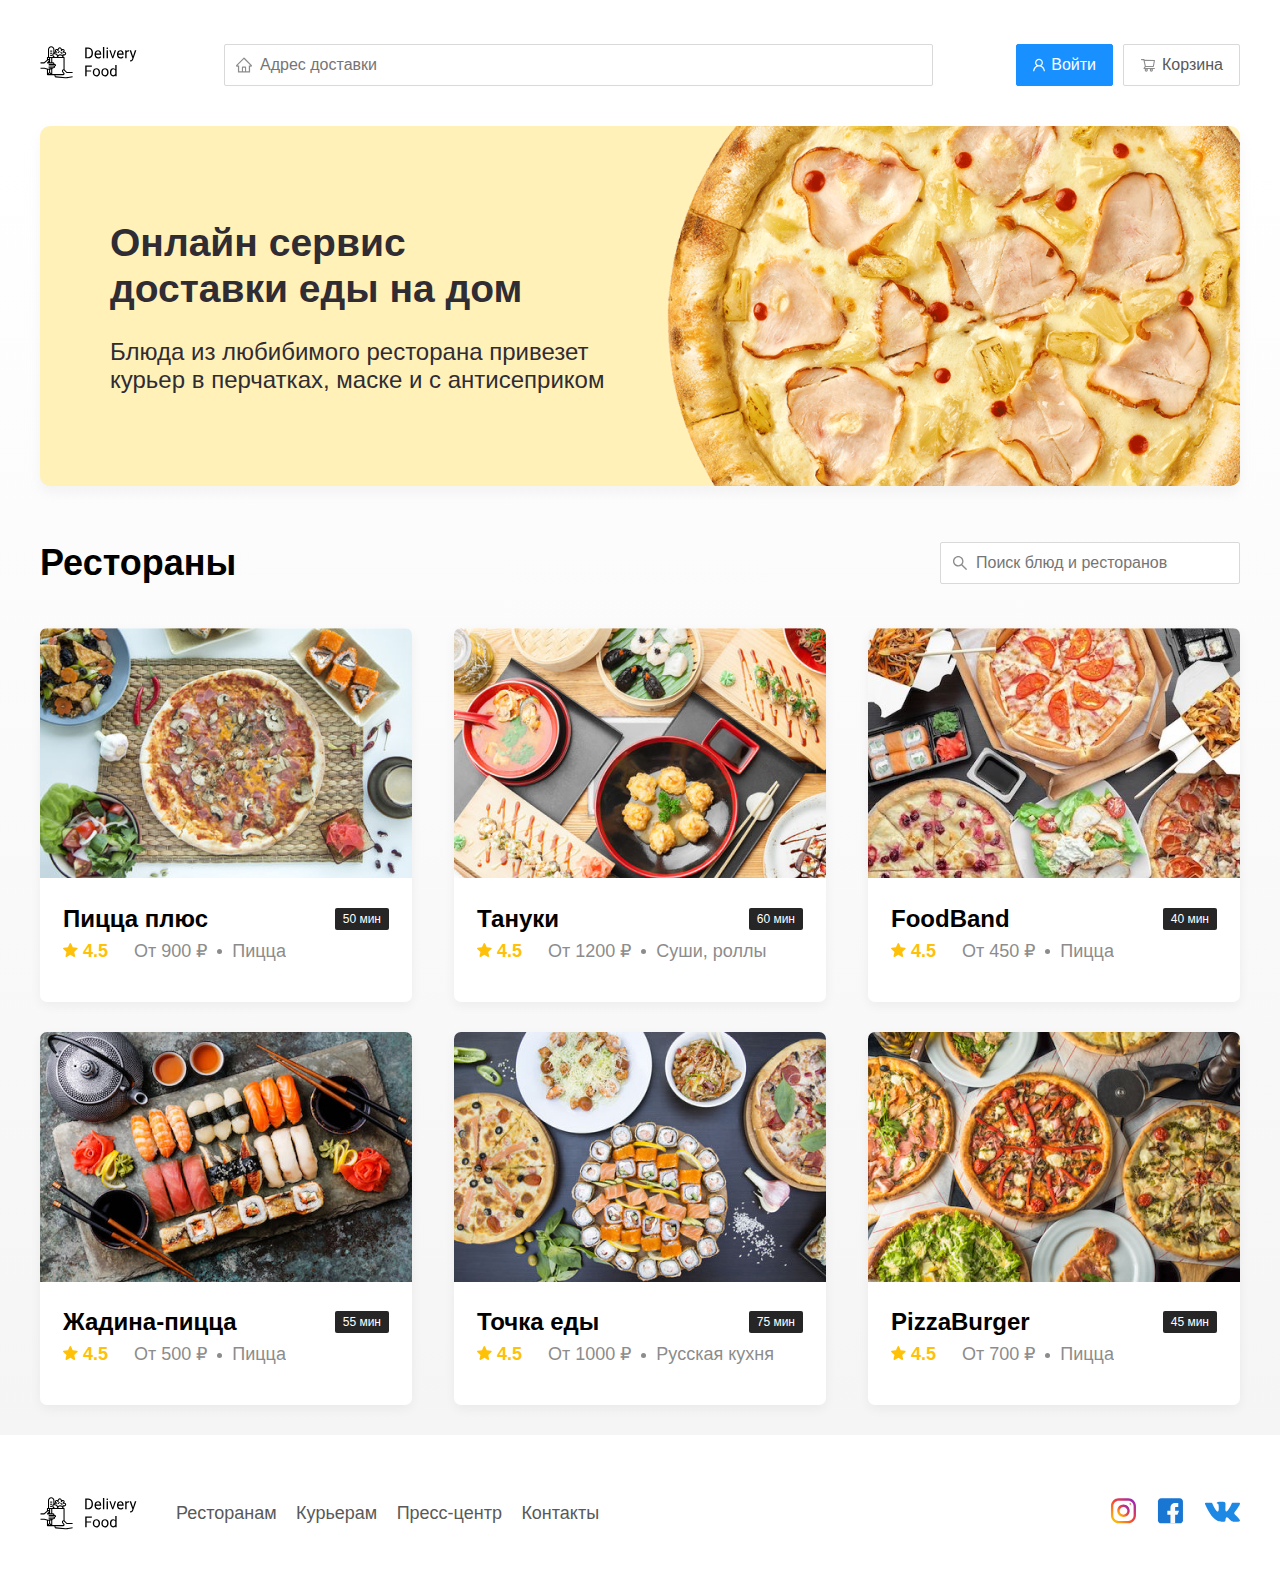
<file: index.html>
<!DOCTYPE html>
<html lang="ru">
<head>
    <meta charset="UTF-8">
    <meta name="viewport" content="width=device-width, initial-scale=1.0">
    <link rel="stylesheet" href="css/normalize.css">
    <link rel="stylesheet" href="css/style.css">
    <title>Delivery food - доставка еды на дом</title>
</head>
<body>

    <div class="container">
        <header class="header">
            <a href="index.html" class="logo"><img src="img/logo.svg" alt="Logo"></a>
            <input type="text" class="input input-address" placeholder="Адрес доставки">
            <div class="buttons">
                <button class="button button-primary">
                    <img src="img/user.svg" class="button-icon" alt="user">
                    <span class="button-text">Войти</span>
                </button>
                <button class="button">
                    <img src="img/shopping-cart.svg" class="button-icon" alt="shopping cart">
                    <span class="button-text">Корзина</span> 
                </button>
            </div>
        </header>

    </div>

    <main class="main">

        <div class="container">
            <section class="promo">

                <h1 class="promo-title">Онлайн сервис <br>доставки еды на дом</h1>
                <p class="promo-text">Блюда из любибимого ресторана привезет <br>курьер в перчатках, маске и с антисеприком</p>
    
            </section>
    
            <siction class="restaurants">
    
                <div class="section-heading">
                    <h2 class="section-title">Рестораны</h2>
                    <input type="text" class="input input-search" placeholder="Поиск блюд и ресторанов">
                </div>
                <div class="cards">
    
                    <a href="restaurant.html" class="card">
                        <img src="img/image.jpg" alt="image" class="card-image">
                        <div class="card-text">
                            <div class="card-heading">
                                <h3 class="card-title">Пицца плюс</h3>
                                <span class="card-tag tag">50 мин</span>
                            </div>
                            <div class="card-info">
                                <div class="rating">
                                    <img src="img/rating.svg" alt="star" class="rating-star">
                                    4.5</div>
                                <div class="price">От 900 ₽</div>
                                <div class="category">Пицца</div>
                            </div>
                        </div>
                    </a>
    
                    <a href="restaurant.html" class="card">
                        <img src="img/image2.jpg" alt="image" class="card-image">
                        <div class="card-text">
                            <div class="card-heading">
                                <h3 class="card-title">Тануки</h3>
                                <span class="card-tag tag">60 мин</span>
                            </div>
                            <div class="card-info">
                                <div class="rating">
                                    <img src="img/rating.svg" alt="star" class="rating-star">
                                    4.5</div>
                                <div class="price">От 1200 ₽</div>
                                <div class="category">Суши, роллы</div>
                            </div>
                        </div>
                    </a>
    
                    <a href="restaurant.html" class="card">
                        <img src="img/image3.jpg" alt="image" class="card-image">
                        <div class="card-text">
                            <div class="card-heading">
                                <h3 class="card-title">FoodBand</h3>
                                <span class="card-tag tag">40 мин</span>
                            </div>
                            <div class="card-info">
                                <div class="rating">
                                    <img src="img/rating.svg" alt="star" class="rating-star">
                                    4.5</div>
                                <div class="price">От 450 ₽</div>
                                <div class="category">Пицца</div>
                            </div>
                        </div>
                    </a>
    
                    <a href="restaurant.html" class="card">
                        <img src="img/image4.jpg" alt="image" class="card-image">
                        <div class="card-text">
                            <div class="card-heading">
                                <h3 class="card-title">Жадина-пицца</h3>
                                <span class="card-tag tag">55 мин</span>
                            </div>
                            <div class="card-info">
                                <div class="rating">
                                    <img src="img/rating.svg" alt="star" class="rating-star">
                                    4.5</div>
                                <div class="price">От 500 ₽</div>
                                <div class="category">Пицца</div>
                            </div>
                        </div>
                    </a>
    
                    <a href="restaurant.html" class="card">
                        <img src="img/image5.jpg" alt="image" class="card-image">
                        <div class="card-text">
                            <div class="card-heading">
                                <h3 class="card-title">Точка еды</h3>
                                <span class="card-tag tag">75 мин</span>
                            </div>
                            <div class="card-info">
                                <div class="rating">
                                    <img src="img/rating.svg" alt="star" class="rating-star">
                                    4.5</div>
                                <div class="price">От 1000 ₽</div>
                                <div class="category">Русская кухня</div>
                            </div>
                        </div>
                    </a>
    
                    <a href="restaurant.html" class="card">
                        <img src="img/image6.jpg" alt="image" class="card-image">
                        <div class="card-text">
                            <div class="card-heading">
                                <h3 class="card-title">PizzaBurger</h3>
                                <span class="card-tag tag">45 мин</span>
                            </div>
                            <div class="card-info">
                                <div class="rating">
                                    <img src="img/rating.svg" alt="star" class="rating-star">
                                    4.5</div>
                                <div class="price">От 700 ₽</div>
                                <div class="category">Пицца</div>
                            </div>
                        </div>
                    </a>
    
                </div>
    
            </siction>
        </div>

    </main>

    <footer class="footer">

        <div class="container">
            <div class="footer-block">
                <img src="img/logo.svg" alt="Logo" class="logo footer-logo">
                <nav class="footer-nav">
                    <a href="#" class="footer-link">Ресторанам</a>
                    <a href="#" class="footer-link">Курьерам</a>
                    <a href="#" class="footer-link">Пресс-центр</a>
                    <a href="#" class="footer-link">Контакты</a>
                </nav>
                <div class="social-links">
                    <a href="#" class="social-link"><img src="img/instagram.svg" alt="instagram"></a>
                    <a href="#" class="social-link"><img src="img/facebook.svg" alt="facebook"></a>
                    <a href="#" class="social-link"><img src="img/vk.svg" alt="vk"></a>
                </div>
            </div>
        </div>

    </footer>

</body>
</html>
</file>
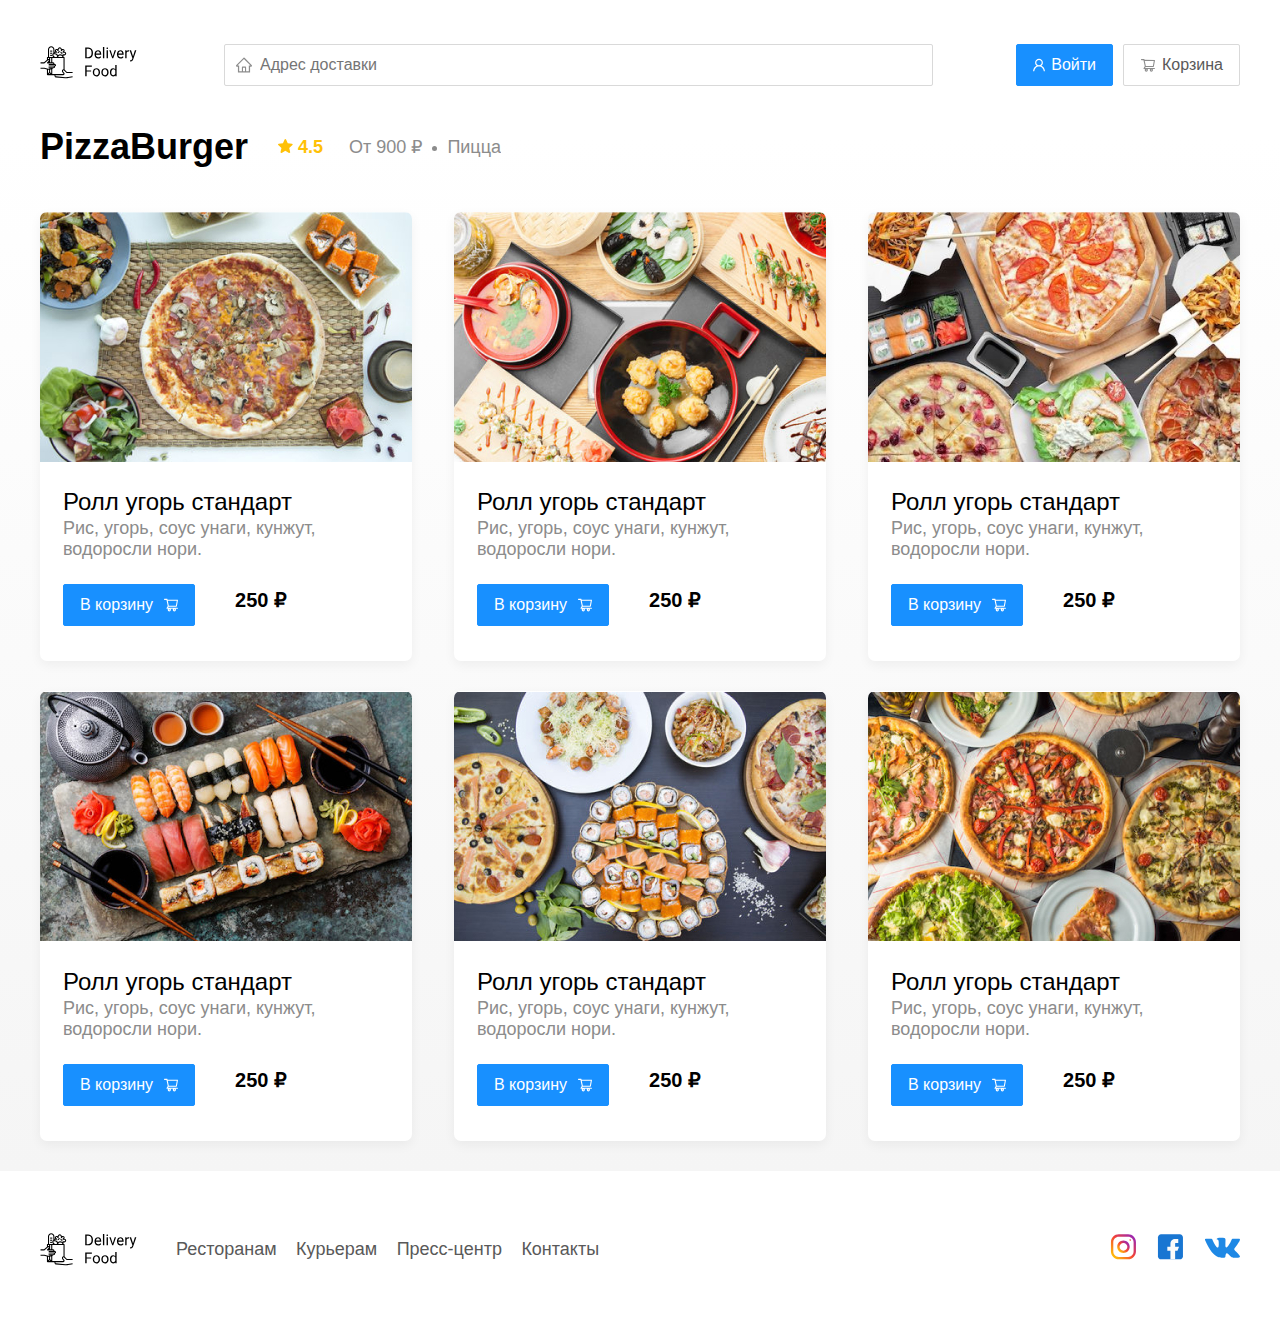
<file: restaurant.html>
<!DOCTYPE html>
<html lang="ru">
<head>
    <meta charset="UTF-8">
    <meta name="viewport" content="width=device-width, initial-scale=1.0">
    <link rel="stylesheet" href="css/normalize.css">
    <link rel="stylesheet" href="css/animate.css">
    <link rel="stylesheet" href="css/style.css">
    <title>PizzaBurger - доставка еды на дом</title>
</head>
<body>

    <div class="container">
        <header class="header">
            <a href="index.html" class="logo"><img src="img/logo.svg" alt="Logo"></a>
            <input type="text" class="input input-address" placeholder="Адрес доставки">
            <div class="buttons">
                <button class="button button-primary">
                    <img src="img/user.svg" class="button-icon" alt="user">
                    <span class="button-text">Войти</span>
                </button>
                <button class="button" id="cart-button">
                    <img src="img/shopping-cart.svg" class="button-icon" alt="shopping cart">
                    <span class="button-text">Корзина</span> 
                </button>
            </div>
        </header>

    </div>

    <main class="main">

        <div class="container">
    
            <siction class="restaurants">
    
                <div class="section-heading">
                    <h2 class="section-title">PizzaBurger</h2>
                    <div class="card-info">
                        <div class="rating">
                            <img src="img/rating.svg" alt="star" class="rating-star">
                            4.5</div>
                        <div class="price">От 900 ₽</div>
                        <div class="category">Пицца</div>
                    </div>
                </div>
                <div class="cards">
    
                    <div class="card wow fadeInUp" data-wow-delay="0.2s">
                        <img src="img/image.jpg" alt="image" class="card-image">
                        <div class="card-text">
                            <div class="card-heading">
                                <h3 class="card-title card-title-reg">Ролл угорь стандарт</h3>
                            </div>
                            <div class="card-info">
                                <div class="ingredients">Рис, угорь, соус унаги, кунжут, водоросли нори.</div>
                            </div>
                            <div class="card-buttons">
                                <button class="button button-primary">
                                    <span class="button-card-text">В корзину</span>
                                    <img src="img/shopping-card-white.svg" alt="shopping-cart" class="button-card-image">
                                </button>
                                <strong class="card-price-bold">250 ₽</strong>
                            </div>
                        </div>
                    </div>
    
                    <div class="card wow fadeInUp" data-wow-delay="0.4s">
                        <img src="img/image2.jpg" alt="image" class="card-image">
                        <div class="card-text">
                            <div class="card-heading">
                                <h3 class="card-title card-title-reg">Ролл угорь стандарт</h3>
                            </div>
                            <div class="card-info">
                                <div class="ingredients">Рис, угорь, соус унаги, кунжут, водоросли нори.</div>
                            </div>
                            <div class="card-buttons">
                                <button class="button button-primary">
                                    <span class="button-card-text">В корзину</span>
                                    <img src="img/shopping-card-white.svg" alt="shopping-cart" class="button-card-image">
                                </button>
                                <strong class="card-price-bold">250 ₽</strong>
                            </div>
                        </div>
                    </div>
    
                    <div class="card wow fadeInUp" data-wow-delay="0.6s">
                        <img src="img/image3.jpg" alt="image" class="card-image">
                        <div class="card-text">
                            <div class="card-heading">
                                <h3 class="card-title card-title-reg">Ролл угорь стандарт</h3>
                            </div>
                            <div class="card-info">
                                <div class="ingredients">Рис, угорь, соус унаги, кунжут, водоросли нори.</div>
                            </div>
                            <div class="card-buttons">
                                <button class="button button-primary">
                                    <span class="button-card-text">В корзину</span>
                                    <img src="img/shopping-card-white.svg" alt="shopping-cart" class="button-card-image">
                                </button>
                                <strong class="card-price-bold">250 ₽</strong>
                            </div>
                        </div>
                    </div>
    
                    <div class="card wow fadeInUp" data-wow-delay="0.2s">
                        <img src="img/image4.jpg" alt="image" class="card-image">
                        <div class="card-text">
                            <div class="card-heading">
                                <h3 class="card-title card-title-reg">Ролл угорь стандарт</h3>
                            </div>
                            <div class="card-info">
                                <div class="ingredients">Рис, угорь, соус унаги, кунжут, водоросли нори.</div>
                            </div>
                            <div class="card-buttons">
                                <button class="button button-primary">
                                    <span class="button-card-text">В корзину</span>
                                    <img src="img/shopping-card-white.svg" alt="shopping-cart" class="button-card-image">
                                </button>
                                <strong class="card-price-bold">250 ₽</strong>
                            </div>
                        </div>
                    </div>
    
                    <div class="card wow fadeInUp" data-wow-delay="0.4s">
                        <img src="img/image5.jpg" alt="image" class="card-image">
                        <div class="card-text">
                            <div class="card-heading">
                                <h3 class="card-title card-title-reg">Ролл угорь стандарт</h3>
                            </div>
                            <div class="card-info">
                                <div class="ingredients">Рис, угорь, соус унаги, кунжут, водоросли нори.</div>
                            </div>
                            <div class="card-buttons">
                                <button class="button button-primary">
                                    <span class="button-card-text">В корзину</span>
                                    <img src="img/shopping-card-white.svg" alt="shopping-cart" class="button-card-image">
                                </button>
                                <strong class="card-price-bold">250 ₽</strong>
                            </div>
                        </div>
                    </div>
    
                    <div class="card wow fadeInUp" data-wow-delay="0.6s">
                        <img src="img/image6.jpg" alt="image" class="card-image">
                        <div class="card-text">
                            <div class="card-heading">
                                <h3 class="card-title card-title-reg">Ролл угорь стандарт</h3>
                            </div>
                            <div class="card-info">
                                <div class="ingredients">Рис, угорь, соус унаги, кунжут, водоросли нори.</div>
                            </div>
                            <div class="card-buttons">
                                <button class="button button-primary">
                                    <span class="button-card-text">В корзину</span>
                                    <img src="img/shopping-card-white.svg" alt="shopping-cart" class="button-card-image">
                                </button>
                                <strong class="card-price-bold">250 ₽</strong>
                            </div>
                        </div>
                    </div>
    
                </div>
    
            </siction>
        </div>

    </main>

    <footer class="footer">

        <div class="container">
            <div class="footer-block">
                <img src="img/logo.svg" alt="Logo" class="logo footer-logo">
                <nav class="footer-nav">
                    <a href="#" class="footer-link">Ресторанам</a>
                    <a href="#" class="footer-link">Курьерам</a>
                    <a href="#" class="footer-link">Пресс-центр</a>
                    <a href="#" class="footer-link">Контакты</a>
                </nav>
                <div class="social-links">
                    <a href="#" class="social-link"><img src="img/instagram.svg" alt="instagram"></a>
                    <a href="#" class="social-link"><img src="img/facebook.svg" alt="facebook"></a>
                    <a href="#" class="social-link"><img src="img/vk.svg" alt="vk"></a>
                </div>
            </div>
        </div>

    </footer>

    <div class="modal">
        <div class="modal-dialog">
            <div class="modal-header">
                <h3 class="modal-title">Корзина</h3>
                <button class="close">&times;</button>
            </div>
            <div class="modal-body">
                <div class="food-row">
                    <span class="food-name">Ролл угорь стандарт</span>
                    <strong class="food-price">250 ₽</strong>
                    <div class="food-counter">
                        <button class="counter-button">-</button>
                        <span class="counter">1</span>
                        <button class="counter-button">+</button>
                    </div>
                </div>
                <div class="food-row">
                    <span class="food-name">Ролл угорь стандарт</span>
                    <strong class="food-price">250 ₽</strong>
                    <div class="food-counter">
                        <button class="counter-button">-</button>
                        <span class="counter">1</span>
                        <button class="counter-button">+</button>
                    </div>
                </div>
                <div class="food-row">
                    <span class="food-name">Ролл угорь стандарт</span>
                    <strong class="food-price">250 ₽</strong>
                    <div class="food-counter">
                        <button class="counter-button">-</button>
                        <span class="counter">1</span>
                        <button class="counter-button">+</button>
                    </div>
                </div>
                <div class="food-row">
                    <span class="food-name">Ролл угорь стандарт</span>
                    <strong class="food-price">250 ₽</strong>
                    <div class="food-counter">
                        <button class="counter-button">-</button>
                        <span class="counter">1</span>
                        <button class="counter-button">+</button>
                    </div>
                </div>
                <div class="food-row">
                    <span class="food-name">Ролл угорь стандарт</span>
                    <strong class="food-price">250 ₽</strong>
                    <div class="food-counter">
                        <button class="counter-button">-</button>
                        <span class="counter">1</span>
                        <button class="counter-button">+</button>
                    </div>
                </div>
            </div>
            <div class="modal-footer">
                <span class="modal-pricetag">1250 ₽</span>
                <div class="footer-buttons">
                    <button class="button button-primary">Оформить заказ</button>
                    <button class="button">Отмена</button>
                </div>
            </div>
        </div>
    </div>
    <script src="js/wow.min.js"></script>
    <script src="js/main.js"></script>
</body>
</html>
</file>
<file: css/style.css>
*{
    box-sizing: border-box;
}
body{
    font-family: "Roboto", sans-serif;
    padding-top: 44px;
}
.container{
    max-width: 1200px;
    margin: auto;
}
.header{
    display: flex;
    align-items: center;
    justify-content: space-between;
    margin-bottom: 40px;
}
.input{
    background: #FFFFFF;
    border: 1px solid #D9D9D9;
    border-radius: 2px;
    font-size: 16px;
    line-height: 24px;
    padding: 8px;
    padding-left: 35px;
    background-repeat: no-repeat;
    background-position: left 11px center;
}
.input-address{
    flex: 0.8;
    background-image: url(../img/home.svg);
}
.input-search{
    background-image: url(../img/search.svg);
    width: 300px;
    margin-left: auto;
}
.buttons{
    display: flex;
    align-items: center;
}
.button{
    display: flex;
    align-items: center;
    padding: 8px 16px;
    background: #FFFFFF;
    border: 1px solid #D9D9D9;
    box-sizing: border-box;
    box-shadow: 0px 0px 2px rgba(0, 0, 0, 0.0015);
    border-radius: 2px;
    color: #595959;
    font-size: 16px;
    line-height: 24px;  
}
.button-primary{
    background: #1890FF;
    border: 1px solid #1890FF;
    color: #FFFFFF;
    margin-right: 10px;
}
.button-icon{
    margin-right: 6px;
}
.button-card-text{
    margin-right: 10px;
}
.promo{
    box-shadow: 0px 7px 12px rgba(158, 158, 163, 0.1);
    background: #FFF1B8 url(../img/promo-image.png) no-repeat top -125px right -224px / 964px;
    border-radius: 10px;
    padding: 68px 70px;
    margin-bottom: 56px;

}
.promo-title{
    font-style: normal;
    font-weight: bold;
    font-size: 39px;
    line-height: 46px;
    color: #302C34;
}
.promo-text{
    max-width: 540px;
    font-style: normal;
    font-weight: normal;
    font-size: 24px;
    line-height: 28px;
    color: #302C34;
}
.main{
    background: linear-gradient(180deg, rgba(245, 245, 245, 0) 1.04%, #F5F5F5 100%);
}
.section-heading{
    display: flex;
    align-items: center;
    margin-bottom: 44px;
}
.section-title{
    margin: 0;
    font-style: normal;
    font-size: 36px;
    font-weight: bold;
    line-height: 42px;
    color: #000000;
    margin-right: 30px;
}
.cards{
    display: flex;
    align-items: flex-start;
    flex-wrap: wrap;
    justify-content: space-between;
}
.card{
    background: #FFFFFF;
    box-shadow: 0px 4px 12px rgba(0, 0, 0, 0.05);
    border-radius: 7px;
    overflow: hidden;
    margin-bottom: 30px;
    flex-basis: 31%;
    text-decoration: none;
}
.card-image{
    width: 384px;
    height: 250px;
    object-fit: cover;
}
.card-text{
    padding: 20px 23px 35px 23px;
}
.card-heading{
    display: flex;
    align-items: center;
    justify-content: space-between;
}
.card-title{
    margin: 0;
    font-style: normal;
    font-weight: bold;
    font-size: 24px;
    line-height: 32px;
    color: #000000;
}
.card-title-reg{
    font-weight: 400;
}
.card-tag{
    font-style: normal;
    font-weight: normal;
    font-size: 12px;
    line-height: 20px;
    color: #FFFFFF;
    background: #262626;
    border-radius: 2px;
    padding: 1px 8px;
}
.card-info{
    display: flex;
    align-items: center;
    flex-wrap: wrap;
    
}
.card-buttons{
    display: flex;
    align-content: center;
    margin-top: 24px;
}
.card-price-bold{
    font-weight: bold;
    font-size: 20px;
    line-height: 32px;
    margin-left: 30px;
}
.rating{
    margin-right: 26px;
    color: #FFC107;
    font-style: normal;
    font-weight: bold;
    font-size: 18px;
    line-height: 32px;
}
.price, .category{
    font-style: normal;
    font-weight: normal;
    font-size: 18px;
    line-height: 32px;
    color: #8C8C8C;
}
.price{
    margin-right: 10px;
}
.category{
    text-overflow: ellipsis;
    overflow: hidden;
    white-space: nowrap;
    max-width: 150px;
}
.ingredients{
    font-size: 18px;
    line-height: 21px;
    color: #8C8C8C;
}
.price::after{
    content: "";
    width: 5px;
    height: 5px;
    background-color: #8C8C8C;
    display: inline-block;
    vertical-align: middle;
    border-radius: 50%;
    margin-left: 10px;
}
.footer{
    padding: 60px 0;
}
.footer-block{
    display: flex;
    align-items: center;
    justify-content: space-between;
}
.footer-nav{
    margin-left: 35px;
    margin-right: auto;
}
.footer-link{
    display: inline-block;
    color: #595959;
    text-decoration: none;
    font-style: normal;
    font-weight: normal;
    font-size: 18px;
    line-height: 21px;
}
.footer-link:not(:last-child){
    margin-right: 15px;
}
.social-links{
    display: flex;
    align-items: center;
}
.social-link:not(:last-child){
    margin-right: 21px;
}

.modal{
    position: fixed;
    left: 0;
    top: 0;
    width: 100%;
    height: 100%;
    background: rgba(0, 0, 0, 0.4);
    display: none;
}
.is-open{
    display: flex;
}
.modal-dialog{
    max-width: 780px;
    width: 95%;
    background: #FFFFFF;
    border-radius: 5px;
    margin: auto;
    padding: 40px 45px;
}
.modal-header{
    display: flex;
    align-items: center;
    justify-content: space-between;
    margin-bottom: 45px;
}
.modal-title{
    margin: 0;
    font-weight: bold;
    font-size: 36px;
    line-height: 42px;
}
.close{
    font-size: 36px;
    border: none;
    background-color: transparent;
}
.modal-body{
    margin-bottom: 52px;
}
.food-row{
    display: flex;
    align-items: flex-start;
    justify-content: space-between;
    padding-bottom: 8px;
    border-bottom: 1px solid #D9D9D9;
    margin-bottom: 15px;
}
.food-name{
    font-size: 18px;
    line-height: 32px;
}
.food-price{
    margin-left: auto;
    margin-right: 47px;
    font-weight: bold;
    font-size: 20px;
    line-height: 32px;
}
.food-counter{
    display: flex;
    align-items: center;
}
.counter-button{
    display: flex;
    align-items: center;
    justify-content: center;
    width: 39px;
    height: 32px;
    background: #FFFFFF;
    border: 1px solid #40A9FF;
    box-sizing: border-box;
    border-radius: 2px;
    font-weight: normal;
    font-size: 14px;
    line-height: 22px;
    color: #40A9FF;

}
.counter{
    font-size: 16px;
    line-height: 24px;
    margin-left: 10px;
    margin-right: 10px;
}
.modal-footer{
    display: flex;
    align-items: center;
    justify-content: space-between;
}
.footer-buttons{
    display: flex;
    align-items: center;
}
.modal-pricetag{
    background: #262626;
    border-radius: 5px;
    color: #ffffff;
    padding: 15px 20px;
    font-size: 20px;
    line-height: 23px;
}
@media (max-width: 1200px){
    .container{
        max-width: 960px;
    }
    .promo{
        background-position: center  right -300px;
        background-size: 720px;
    }
    .rating{
        margin-right: 15px; 
    }
    .category, .price{
        font-size: 14px;
    }
}
@media (max-width: 992px){
    .container{
        max-width: 750px;
    }
    .promo{
        padding: 50px;
        background-size: 500px;
        background-position: center right -200px;
    }
    .promo-text{
        font-size: 18px;
    }
    .card{
        flex-basis: 49%;
    }
    .footer-link{
        font-size: 16px;
    }
}
@media(max-width: 768px){
    .container{
        max-width: 560px;
    }
    .card-info{
        flex-wrap: wrap;
    }
    .card .rating{
        flex-basis: 100%;
    }
    .card-title{
        font-size: 18px;
    }
    .promo{
        background-size: 400px;
    }
    .promo-title{
        font-size: 24px;
        line-height: 1.4;
    }
    .promo-text{
        margin-top: 0;
        font-size: 15px;
    }
}
@media(max-width: 578px){
    .button-text{
        display: none;
    }
    .button-icon{
        margin: 0;  
    }
    .button{
        min-height: 40px;
    }
    .container{
        width: 90%;
    }
    .header{
        flex-wrap: wrap;
    }
    .input-address{
        margin-top: 15px;
        order: 5;
        flex: 1;
    }
    .promo{
        background-image: none;
    }
    .promo-title{
        margin-bottom: 10px;
    }
    .section-title{
        font-size: 20px;
    }
    .card{
        flex-basis: 100%;
    }
    .card-image{
        width: 100%;
    }
    .footer{
        padding: 30px 0;
    }
    .footer-block{
        align-items: flex-start;
    }
    .footer-nav{
        margin-right: 0;
        margin-left: 0;
        order: 0;
    }
    .footer-logo{
        margin-right: 20px;
        order: 1;
    }
    .social-links{
        order: 2;
    }
}
@media(max-width: 480px){
    .promo{
        padding: 20px;
    }
    .section-heading{
        flex-wrap: wrap;
    }
    .footer-block{
        flex-wrap: wrap;
        flex-direction: column;    
    }
    .footer-logo{
        order: 0;
        margin-bottom: 20px;
    }
    .footer-nav{
        margin-bottom: 20px;
    }
    .footer-link:not(:last-child){
        margin-right: 0;
    }
}
</file>
